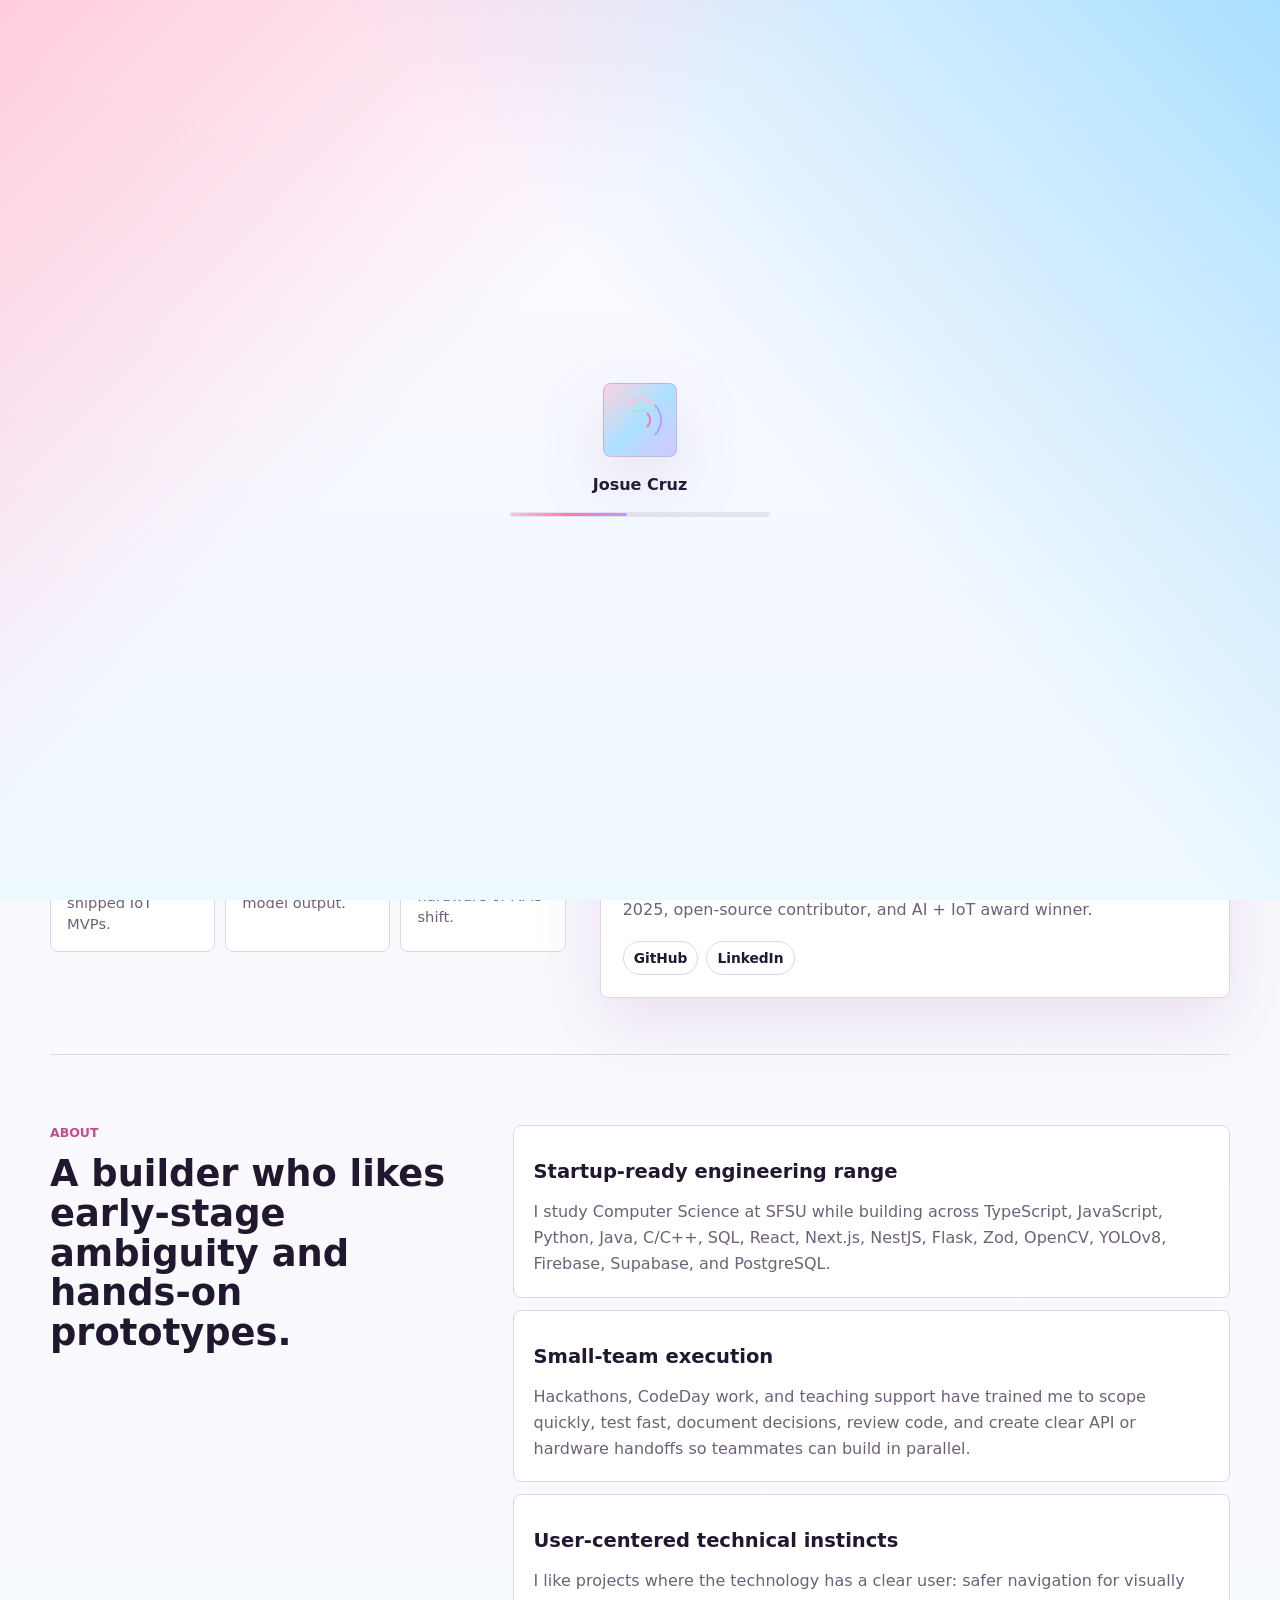
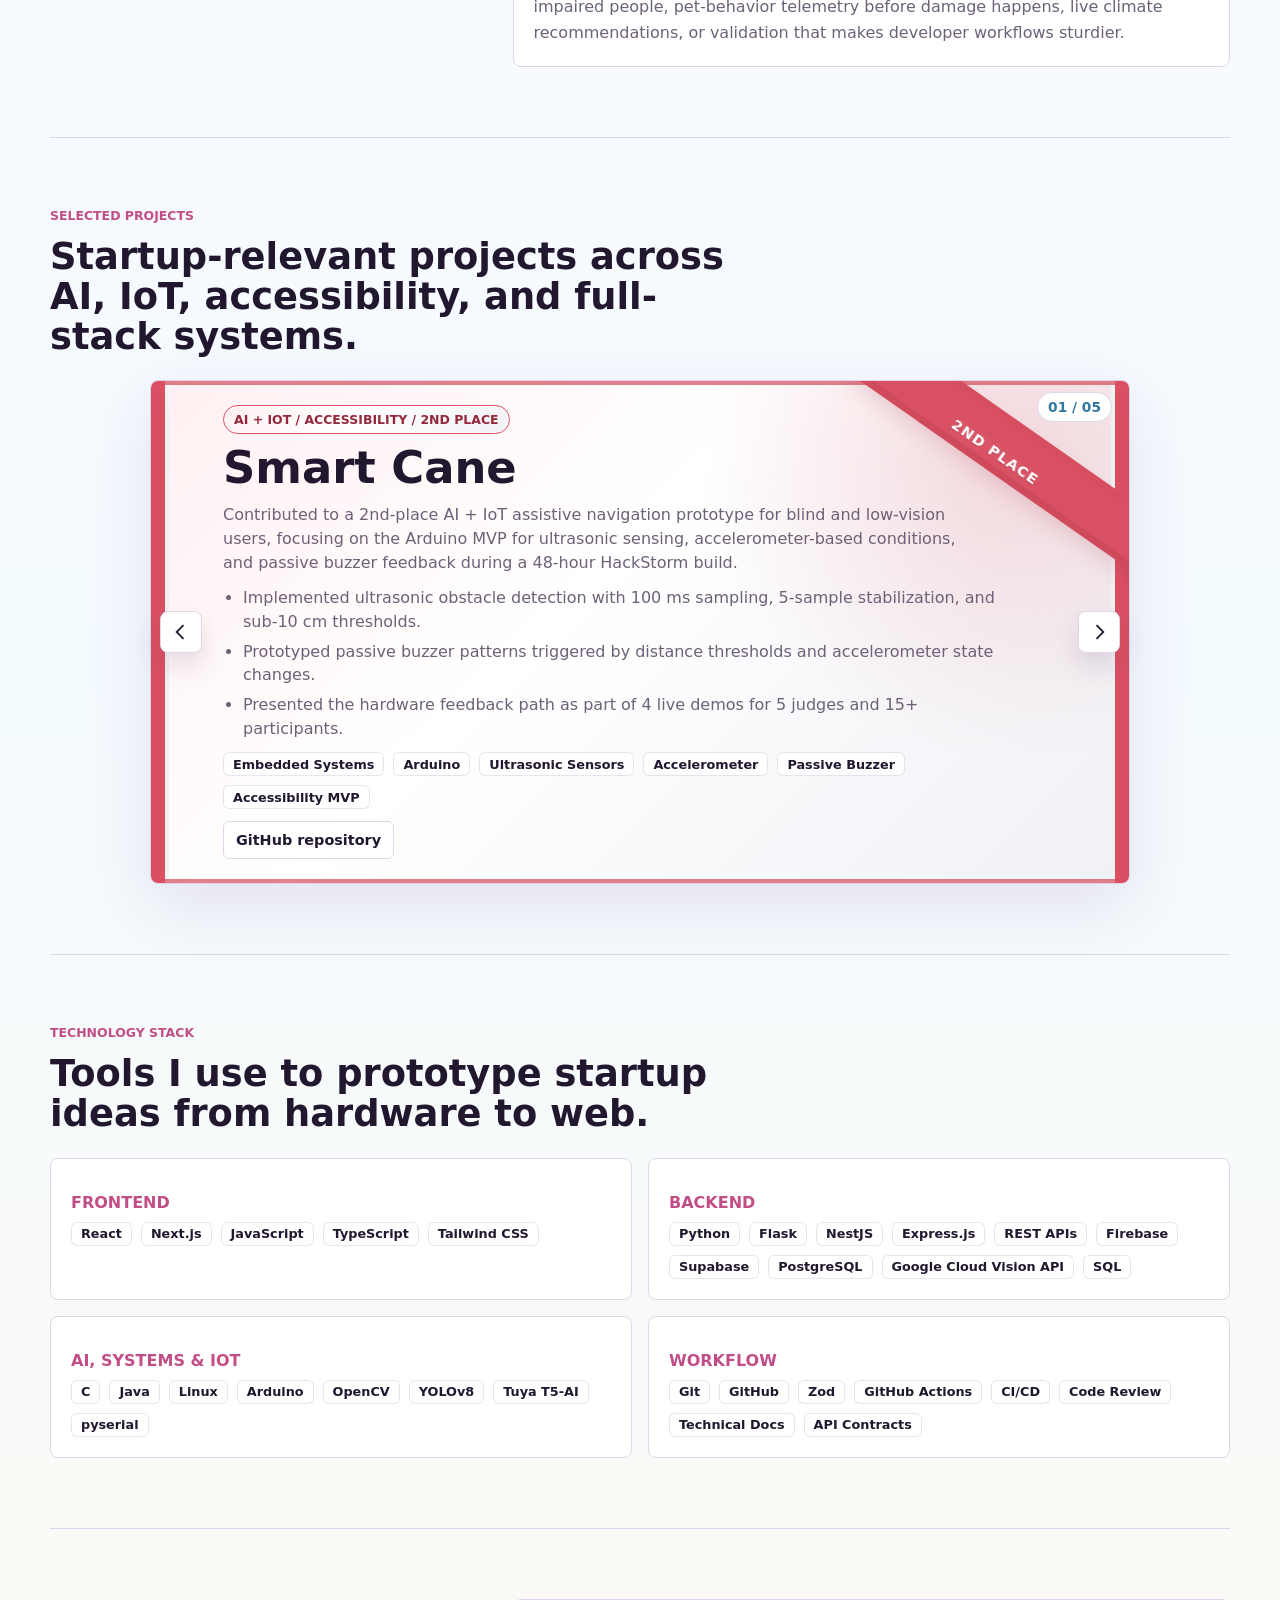
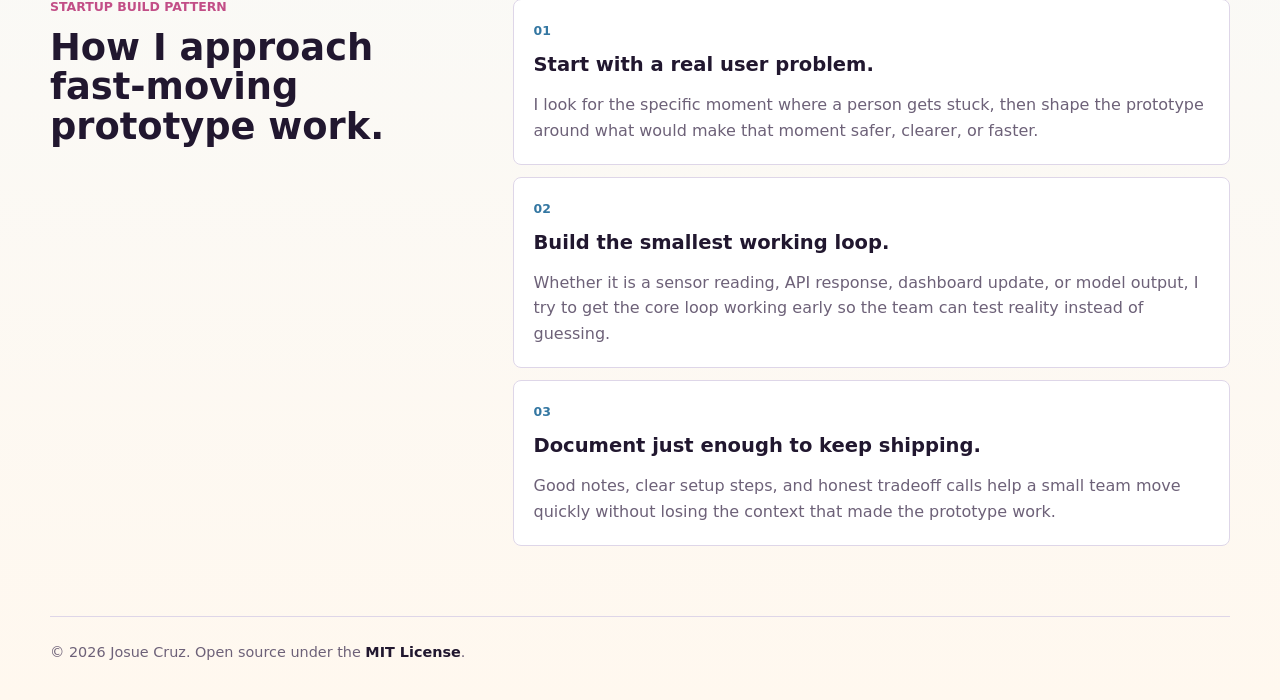
<file: index.html>
<!doctype html>
<html lang="en">
  <head>
    <meta charset="utf-8">
    <meta name="viewport" content="width=device-width, initial-scale=1, viewport-fit=cover">
    <meta
      name="description"
      content="Portfolio for Josue Cruz, a Computer Science student shipping production TypeScript contributions, AI accessibility hardware, and cloud-connected IoT dashboards."
    >
    <meta name="author" content="Josue Cruz">
    <meta name="referrer" content="strict-origin-when-cross-origin">
    <meta
      http-equiv="Content-Security-Policy"
      content="default-src 'self'; script-src 'self'; style-src 'self'; img-src 'self' data:; connect-src 'none'; object-src 'none'; base-uri 'self'; form-action 'none'; upgrade-insecure-requests"
    >
    <title>Josue Cruz | Tech Builder</title>
    <link rel="canonical" href="https://josue-crz.github.io/josue-portfoliotpm/">
    <link id="favicon" rel="icon" type="image/gif" href="assets/turtlefavicon-frames/turtlefavicon-00.gif">
    <link rel="stylesheet" href="styles.css">
  </head>
  <body>
    <div class="loader" data-loader aria-live="polite" aria-label="Loading portfolio">
      <div class="loader__mark" aria-hidden="true">
        <span></span>
        <span></span>
      </div>
      <p>Josue Cruz</p>
      <div class="loader__bar" aria-hidden="true"><span></span></div>
    </div>

    <div class="site-shell">
      <header class="site-header" aria-label="Primary">
        <a class="brand" href="#home" data-tab-link="home" aria-label="Josue Cruz home">
          <span class="brand__sig">JC</span>
          <span>
            <strong>Josue Cruz</strong>
            <small>Startup Builder</small>
          </span>
        </a>

        <nav class="tabs" aria-label="Portfolio tabs" role="tablist">
          <button
            class="tab is-active"
            id="tab-home"
            type="button"
            data-tab="home"
            role="tab"
            aria-controls="home"
            aria-selected="true"
          >
            Home
          </button>
          <button
            class="tab"
            id="tab-blogs"
            type="button"
            data-tab="blogs"
            role="tab"
            aria-controls="blogs"
            aria-selected="false"
          >
            Blogs
          </button>
          <button
            class="tab"
            id="tab-resume"
            type="button"
            data-tab="resume"
            role="tab"
            aria-controls="resume"
            aria-selected="false"
          >
            Resume
          </button>
          <button
            class="tab"
            id="tab-contact"
            type="button"
            data-tab="contact"
            role="tab"
            aria-controls="contact"
            aria-selected="false"
          >
            Contact
          </button>
        </nav>

        <div class="header-actions" aria-label="Social and game links">
          <a
            href="https://www.linkedin.com/in/j-crz/"
            target="_blank"
            rel="noopener noreferrer"
            aria-label="LinkedIn"
          >
            <svg viewBox="0 0 24 24" aria-hidden="true">
              <path d="M6.94 8.98H3.72v10.29h3.22V8.98ZM5.34 4a1.86 1.86 0 1 0 .01 3.72A1.86 1.86 0 0 0 5.34 4Zm13.9 9.58c0-3.1-1.66-4.54-3.87-4.54a3.33 3.33 0 0 0-3 1.64h-.04v-1.7H9.25v10.29h3.2v-5.1c0-1.34.25-2.64 1.91-2.64 1.64 0 1.66 1.53 1.66 2.73v5.01h3.21v-5.69Z"/>
            </svg>
          </a>
          <a href="https://github.com/Josue-Crz" target="_blank" rel="noopener noreferrer" aria-label="GitHub">
            <svg viewBox="0 0 24 24" aria-hidden="true">
              <path d="M12 3.5a8.8 8.8 0 0 0-2.78 17.15c.44.08.6-.19.6-.42v-1.5c-2.45.53-2.97-1.05-2.97-1.05-.4-1.02-.98-1.3-.98-1.3-.8-.55.06-.54.06-.54.89.06 1.36.91 1.36.91.79 1.35 2.07.96 2.57.74.08-.57.31-.96.56-1.18-1.96-.22-4.02-.98-4.02-4.36 0-.96.34-1.75.9-2.37-.09-.22-.39-1.12.09-2.34 0 0 .74-.24 2.42.9a8.35 8.35 0 0 1 4.4 0c1.68-1.14 2.42-.9 2.42-.9.48 1.22.18 2.12.09 2.34.56.62.9 1.4.9 2.37 0 3.39-2.06 4.13-4.03 4.35.32.28.6.82.6 1.65v2.28c0 .23.16.5.61.42A8.8 8.8 0 0 0 12 3.5Z"/>
            </svg>
          </a>
          <button class="game-launch" type="button" data-game-open aria-label="Open mini bird game">
            <img src="assets/Flappy_Bird_icon.png" alt="" aria-hidden="true">
          </button>
          <button class="game-launch maze-launch" type="button" data-maze-open aria-label="Open pixel maze game">
            <svg viewBox="0 0 32 32" aria-hidden="true">
              <rect class="maze-icon-bg" x="2" y="2" width="28" height="28" rx="4"/>
              <path class="maze-icon-wall" d="M6 6h20v4H10v4h12v4H10v8H6V6Zm16 12h4v8H14v-4h8v-4Z"/>
              <circle class="maze-icon-player" cx="10" cy="22" r="3.2"/>
              <circle class="maze-icon-dot" cx="22" cy="10" r="1.5"/>
              <circle class="maze-icon-dot" cx="22" cy="14" r="1.5"/>
            </svg>
          </button>
        </div>
      </header>

      <main>
        <section class="tab-panel is-active" id="home" data-panel="home" role="tabpanel" aria-labelledby="tab-home" tabindex="-1">
          <div class="hero-section">
            <div class="hero-copy">
              <p class="eyebrow">CS @ SFSU / Outreach Chair @ SF Hacks</p>
              <h1>Turning real user problems into shipped products.</h1>
              <p class="hero-copy__lead">
                I don't wait for internships to build production experience. I'm Josue Cruz, a Computer Science student
                at San Francisco State University who has shipped embedded prototypes, full-stack IoT applications, and
                production TypeScript contributions while looking for the next hard problem to solve.
              </p>
              <div class="hero-actions">
                <a class="btn btn--primary" href="#resume" data-tab-link="resume">View Resume</a>
                <a class="btn btn--ghost" href="https://www.canva.com/design/DAHLxXQjh7A/BAFwDE9PKf4/view" target="_blank" rel="noopener noreferrer">
                  View Resume on External Site
                </a>
                <a class="btn btn--ghost" href="#contact" data-tab-link="contact">Contact Me</a>
              </div>
              <dl class="signal-grid" aria-label="Portfolio highlights">
                <div>
                  <dt>Proof</dt>
                  <dd>2nd Place HackStorm AI + IoT, 10+ Keyshade commits, 15 reusable Zod schemas, and shipped IoT MVPs.</dd>
                </div>
                <div>
                  <dt>Strength</dt>
                  <dd>Fast prototype loops across sensor input, API response, dashboard update, validation rule, or model output.</dd>
                </div>
                <div>
                  <dt>Coworker Signal</dt>
                  <dd>I document handoffs, clarify shared contracts, and keep teammates unblocked when hardware or APIs shift.</dd>
                </div>
              </dl>
            </div>

            <aside class="profile-card" aria-label="Josue Cruz profile summary">
              <div class="profile-photo-frame">
                <img src="assets/Josue_Cruz_Headshot.png" alt="Professional headshot of Josue Cruz.">
              </div>
              <div class="profile-card__body">
                <p class="profile-kicker">San Francisco, CA</p>
                <h2>Josue Cruz</h2>
                <p>He/Him</p>
                <p>Computer Science student, expected May 2028. Dean's Honor List 2024-2025, open-source contributor, and AI + IoT award winner.</p>
                <div class="profile-links">
                  <a href="https://github.com/Josue-Crz" target="_blank" rel="noopener noreferrer">GitHub</a>
                  <a href="https://www.linkedin.com/in/j-crz/" target="_blank" rel="noopener noreferrer">LinkedIn</a>
                </div>
              </div>
            </aside>
          </div>

          <section class="section-band section-band--split" aria-labelledby="about-title">
            <div>
              <p class="eyebrow">About</p>
              <h2 id="about-title">A builder who likes early-stage ambiguity and hands-on prototypes.</h2>
            </div>
            <div class="about-grid">
              <article>
                <h3>Startup-ready engineering range</h3>
                <p>
                  I study Computer Science at SFSU while building across TypeScript, JavaScript, Python, Java, C/C++,
                  SQL, React, Next.js, NestJS, Flask, Zod, OpenCV, YOLOv8, Firebase, Supabase, and PostgreSQL.
                </p>
              </article>
              <article>
                <h3>Small-team execution</h3>
                <p>
                  Hackathons, CodeDay work, and teaching support have trained me to scope quickly, test fast, document
                  decisions, review code, and create clear API or hardware handoffs so teammates can build in parallel.
                </p>
              </article>
              <article>
                <h3>User-centered technical instincts</h3>
                <p>
                  I like projects where the technology has a clear user: safer navigation for visually impaired people,
                  pet-behavior telemetry before damage happens, live climate recommendations, or validation that makes
                  developer workflows sturdier.
                </p>
              </article>
            </div>
          </section>

          <section class="section-band section-band--project" aria-labelledby="project-title">
            <div class="section-heading">
              <div>
                <p class="eyebrow">Selected Projects</p>
                <h2 id="project-title">Startup-relevant projects across AI, IoT, accessibility, and full-stack systems.</h2>
              </div>
            </div>
            <div class="project-wheel" data-project-wheel aria-label="Selected project carousel">
              <div class="project-wheel__controls" aria-label="Project navigation">
                <button class="project-wheel__button" type="button" data-project-prev aria-label="Previous project">
                  <svg viewBox="0 0 24 24" aria-hidden="true">
                    <path d="M15.4 5.3 8.7 12l6.7 6.7-1.4 1.4L5.9 12 14 3.9l1.4 1.4Z"/>
                  </svg>
                </button>
                <p class="project-wheel__counter" aria-live="polite">
                  <span data-project-current>01</span>
                  <span>/</span>
                  <span data-project-total>05</span>
                </p>
                <button class="project-wheel__button" type="button" data-project-next aria-label="Next project">
                  <svg viewBox="0 0 24 24" aria-hidden="true">
                    <path d="m8.6 18.7 6.7-6.7-6.7-6.7L10 3.9l8.1 8.1-8.1 8.1-1.4-1.4Z"/>
                  </svg>
                </button>
              </div>

              <div class="project-wheel__viewport" data-project-viewport tabindex="0">
                <div class="project-wheel__track" data-project-track>
                  <article class="project-card project-card--place-2" data-project-card>
                    <span class="project-card__tag project-card__tag--place-2">AI + IoT / Accessibility / 2nd Place</span>
                    <h3>Smart Cane</h3>
                    <p>
                      Contributed to a 2nd-place AI + IoT assistive navigation prototype for blind and low-vision users,
                      focusing on the Arduino MVP for ultrasonic sensing, accelerometer-based conditions, and passive
                      buzzer feedback during a 48-hour HackStorm build.
                    </p>
                    <ul>
                      <li>Implemented ultrasonic obstacle detection with 100 ms sampling, 5-sample stabilization, and sub-10 cm thresholds.</li>
                      <li>Prototyped passive buzzer patterns triggered by distance thresholds and accelerometer state changes.</li>
                      <li>Presented the hardware feedback path as part of 4 live demos for 5 judges and 15+ participants.</li>
                    </ul>
                    <div class="badge-list" aria-label="Smart Cane technologies">
                      <span>Embedded Systems</span>
                      <span>Arduino</span>
                      <span>Ultrasonic Sensors</span>
                      <span>Accelerometer</span>
                      <span>Passive Buzzer</span>
                      <span>Accessibility MVP</span>
                    </div>
                    <p class="project-card__links">
                      <a href="https://github.com/nergisRahimzade/HackStorm-2.0" target="_blank" rel="noopener noreferrer">GitHub repository</a>
                    </p>
                  </article>

                  <article class="project-card" data-project-card>
                    <span class="project-card__tag">AI / Full Stack / Startup App</span>
                    <h3>CouchMunch</h3>
                    <p>
                      Built an AI-powered food discovery platform that turns cravings into restaurant and meal
                      recommendations, reducing decision fatigue with natural-language interpretation and local dining
                      search.
                    </p>
                    <ul>
                      <li>Developed a Next.js frontend and Express.js backend with location-aware recommendation flows.</li>
                      <li>Integrated Yelp Fusion data and multiple ranking modes, including Best Match, Cheapest, and Munch Mode.</li>
                      <li>Designed resilient fallback behavior so demos still work when external services are unavailable.</li>
                    </ul>
                    <div class="badge-list" aria-label="CouchMunch technologies">
                      <span>Next.js</span>
                      <span>React</span>
                      <span>Node.js</span>
                      <span>Express.js</span>
                      <span>OpenAI API</span>
                      <span>Yelp Fusion API</span>
                      <span>Geolocation</span>
                    </div>
                    <p class="project-card__links">
                      <a href="https://couchmunch.me/" target="_blank" rel="noopener noreferrer">Live site</a>
                      <a href="https://github.com/Josue-Crz/CouchMunch" target="_blank" rel="noopener noreferrer">GitHub repository</a>
                    </p>
                  </article>

                  <article class="project-card" data-project-card>
                    <span class="project-card__tag">Cloud / Hackathon / Pet Tech</span>
                    <h3>Dogs2Home</h3>
                    <p>
                      Built a solo full-stack IoT MVP in under 24 hours that watches a room, runs Google Cloud Vision
                      against webcam frames, and syncs pet-behavior telemetry to Firebase.
                    </p>
                    <ul>
                      <li>Processed webcam frames every 5 seconds and pushed detection labels to Firebase Realtime DB.</li>
                      <li>Built Flask routes for live MJPEG streaming, Cloud Vision labels, and timestamped dashboard updates.</li>
                      <li>Added exception handling, demo documentation, and cloud credentials setup for live judging.</li>
                    </ul>
                    <div class="badge-list" aria-label="Dogs2Home technologies">
                      <span>Python</span>
                      <span>Flask</span>
                      <span>Firebase</span>
                      <span>Google Cloud Vision</span>
                      <span>OpenCV</span>
                      <span>HTML</span>
                      <span>CSS</span>
                    </div>
                    <p class="project-card__links">
                      <a href="https://github.com/Josue-Crz/Dogs2Home" target="_blank" rel="noopener noreferrer">GitHub repository</a>
                    </p>
                  </article>

                  <article class="project-card" data-project-card>
                    <span class="project-card__tag">IoT / Telemetry / Climate Data</span>
                    <h3>GreenSense</h3>
                    <p>
                      Led backend and hardware architecture for a 4-person IoT team building live temperature and
                      humidity monitoring with a Green Score and energy-saving recommendations.
                    </p>
                    <ul>
                      <li>Generated up to 1,200 sensor reading pairs per hour from Arduino/DHT11 hardware.</li>
                      <li>Built Flask JSON APIs powering live dashboard cards, recommendations, timestamps, and sensor updates.</li>
                      <li>Coordinated hardware-backend-dashboard contracts around 5-second telemetry refreshes.</li>
                    </ul>
                    <div class="badge-list" aria-label="GreenSense technologies">
                      <span>IoT</span>
                      <span>Python</span>
                      <span>Flask</span>
                      <span>Sensor Integration</span>
                      <span>DHT11</span>
                      <span>Arduino</span>
                      <span>pyserial</span>
                    </div>
                    <p class="project-card__links">
                      <a href="https://github.com/Josue-Crz/SFHacks-2026-Project" target="_blank" rel="noopener noreferrer">GitHub repository</a>
                    </p>
                  </article>

                  <article class="project-card" data-project-card>
                    <span class="project-card__tag">Open Source / TypeScript / Validation</span>
                    <h3>Keyshade.io Shared Validation</h3>
                    <p>
                      Contributed to Keyshade.io, a production open-source secrets and configuration platform, by
                      centralizing validation behavior across shared schemas and auth-related frontend flows.
                    </p>
                    <ul>
                      <li>Contributed 10+ commits improving authentication validation, reusable schemas, and user-facing errors.</li>
                      <li>Built 15 reusable Zod schemas for email, OTP, metadata, project titles, and device attributes.</li>
                      <li>Collaborated in a 4-developer codebase with 750+ GitHub stars and 260+ forks.</li>
                    </ul>
                    <div class="badge-list" aria-label="Keyshade technologies">
                      <span>TypeScript</span>
                      <span>Zod</span>
                      <span>Next.js</span>
                      <span>Nest.js</span>
                      <span>Schema Design</span>
                      <span>Git</span>
                      <span>Open Source</span>
                    </div>
                    <p class="project-card__links">
                      <a href="https://github.com/keyshade-xyz/keyshade/pull/1278" target="_blank" rel="noopener noreferrer">Team PR</a>
                      <a href="https://github.com/keyshade-xyz/keyshade/issues/929" target="_blank" rel="noopener noreferrer">Related issue</a>
                    </p>
                  </article>
                </div>
              </div>
            </div>
          </section>

          <section class="section-band" aria-labelledby="tech-title">
            <div class="section-heading">
              <div>
                <p class="eyebrow">Technology Stack</p>
                <h2 id="tech-title">Tools I use to prototype startup ideas from hardware to web.</h2>
              </div>
            </div>
            <div class="tech-stack">
              <article>
                <h3>Frontend</h3>
                <div class="badge-list" aria-label="Frontend skills">
                  <span>React</span>
                  <span>Next.js</span>
                  <span>JavaScript</span>
                  <span>TypeScript</span>
                  <span>Tailwind CSS</span>
                </div>
              </article>
              <article>
                <h3>Backend</h3>
                <div class="badge-list" aria-label="Backend skills">
                  <span>Python</span>
                  <span>Flask</span>
                  <span>NestJS</span>
                  <span>Express.js</span>
                  <span>REST APIs</span>
                  <span>Firebase</span>
                  <span>Supabase</span>
                  <span>PostgreSQL</span>
                  <span>Google Cloud Vision API</span>
                  <span>SQL</span>
                </div>
              </article>
              <article>
                <h3>AI, Systems & IoT</h3>
                <div class="badge-list" aria-label="Systems and IoT skills">
                  <span>C</span>
                  <span>Java</span>
                  <span>Linux</span>
                  <span>Arduino</span>
                  <span>OpenCV</span>
                  <span>YOLOv8</span>
                  <span>Tuya T5-AI</span>
                  <span>pyserial</span>
                </div>
              </article>
              <article>
                <h3>Workflow</h3>
                <div class="badge-list" aria-label="Workflow skills">
                  <span>Git</span>
                  <span>GitHub</span>
                  <span>Zod</span>
                  <span>GitHub Actions</span>
                  <span>CI/CD</span>
                  <span>Code Review</span>
                  <span>Technical Docs</span>
                  <span>API Contracts</span>
                </div>
              </article>
            </div>
          </section>

          <section class="section-band section-band--split" aria-labelledby="principles-title">
            <div>
              <p class="eyebrow">Startup Build Pattern</p>
              <h2 id="principles-title">How I approach fast-moving prototype work.</h2>
            </div>
            <div class="principles">
              <article>
                <span>01</span>
                <h3>Start with a real user problem.</h3>
                <p>
                  I look for the specific moment where a person gets stuck, then shape the prototype around what would
                  make that moment safer, clearer, or faster.
                </p>
              </article>
              <article>
                <span>02</span>
                <h3>Build the smallest working loop.</h3>
                <p>
                  Whether it is a sensor reading, API response, dashboard update, or model output, I try to get the core
                  loop working early so the team can test reality instead of guessing.
                </p>
              </article>
              <article>
                <span>03</span>
                <h3>Document just enough to keep shipping.</h3>
                <p>
                  Good notes, clear setup steps, and honest tradeoff calls help a small team move quickly without
                  losing the context that made the prototype work.
                </p>
              </article>
            </div>
          </section>
        </section>

        <section class="tab-panel" id="blogs" data-panel="blogs" role="tabpanel" aria-labelledby="tab-blogs" tabindex="-1" hidden>
          <div class="page-intro">
            <p class="eyebrow">Writing</p>
            <h1>Writing on code and professional growth.</h1>
            <p>
              Notes on open-source contributions, contributor communication, and the professional lessons I am building
              through real engineering work.
            </p>
          </div>
          <div class="blog-list">
            <article class="blog-card">
              <p class="blog-card__meta">Mar-Apr 2026 / Open Source Maintenance</p>
              <div class="blog-card__content">
                <h2>
                  <a href="https://github.com/openwall/john/issues/3896" target="_blank" rel="noopener noreferrer">
                    Turning a John the Ripper Good First Issue Into a Draft PR
                  </a>
                </h2>
                <p>
                  I started with openwall/john issue #3896, a maintenance issue titled "Consistently (don't) split long
                  source file lines." At first glance it looked like a formatting task. Once I read deeper, it became a
                  lesson in how small style decisions can affect portability, readability, and contributor trust inside a
                  mature C codebase.
                </p>
                <h3>What the issue was really about</h3>
                <p>
                  The issue called out a long OpenBSD-SoftRAID test vector that had been split with backslash
                  continuations. The maintainer proposed a safer approach: close the string on one line, reopen it on
                  the next, and let the compiler concatenate adjacent string constants. That avoids depending on details
                  like trailing whitespace. The second part of the issue was consistency: if one long source line is
                  split, similarly long lines across the project should be handled with the same rule.
                </p>
                <h3>How I approached the draft PR</h3>
                <p>
                  My first draft built on magnumripper's earlier PR #3908. I focused on
                  <code>src/openbsdsoftraid_variable_code.h</code>, split long test vectors into adjacent string
                  constants, and experimented with an <code>.editorconfig</code> line-length rule. I originally aimed
                  for short 80-character splits around delimiter boundaries because that felt readable to me.
                </p>
                <p>
                  The maintainer feedback helped me recalibrate. The project did not want a broad delimiter-based
                  refactor, and it did not want lines split that aggressively. The better target was closer to the
                  existing project discussion: roughly 2000 characters per line for these huge vectors, with changes
                  scoped to the original issue instead of expanding the problem.
                </p>
                <h3>Validation and takeaway</h3>
                <p>
                  I tested the OpenBSD-SoftRAID format with
                  <code>./john --test --format=openbsd-softraid</code>, and the benchmark completed successfully. The
                  bigger win was learning how to turn maintainer feedback into a better contribution: read the history,
                  stay inside the issue's scope, preserve behavior, and ask clarifying questions early when style and
                  maintainability are part of the bug.
                </p>
                <ul>
                  <li>Issue: long C/header source lines needed consistent treatment.</li>
                  <li>Draft PR: split OpenBSD-SoftRAID test vectors using adjacent string literals.</li>
                  <li>Lesson: in a mature C project, "just formatting" still needs technical discipline.</li>
                </ul>
                <p class="blog-card__links">
                  <a href="https://github.com/openwall/john/issues/3896" target="_blank" rel="noopener noreferrer">
                    Issue #3896
                  </a>
                  <a href="https://github.com/openwall/john/pull/5967" target="_blank" rel="noopener noreferrer">
                    Draft PR #5967
                  </a>
                </p>
              </div>
            </article>
            <article class="blog-card">
              <p class="blog-card__meta">Feb 2026 / Full Stack</p>
              <div class="blog-card__content">
                <h2>
                  <a href="https://github.com/Josue-Crz/keyshade-team-F-fork/pull/8" target="_blank" rel="noopener noreferrer">
                    Improving Keyshade.io Through Shared Zod Validation
                  </a>
                </h2>
                <p>
                  Keyshade.io is an open-source secrets and configuration management platform. My CodeDay work focused
                  on making auth and product text validation more consistent across shared TypeScript schemas and
                  platform UI flows.
                </p>
                <h3>The consistency problem</h3>
                <p>
                  The work focused on how user input moved from UI components into shared request payloads. Email,
                  OTP, device details, project names, titles, and metadata all needed predictable validation behavior
                  before data moved deeper into auth and product workflows.
                </p>
                <h3>Where I investigated</h3>
                <p>
                  I focused on the platform side first and looked for component entry points where user-provided text
                  moved into request helpers. That led to account and OTP flows, email helpers, device-detail schemas,
                  and shared validation primitives in the <code>@keyshade/schema</code> package.
                </p>
                <h3>The schema-driven solution</h3>
                <p>
                  The branch introduced centralized Zod schemas, including email, OTP, encrypted device data, IP
                  address, metadata, title, and alphanumeric variants. Instead of writing one-off checks inside every
                  component, the validation rules lived in the shared schema package and could be reused by auth,
                  platform, and project request shapes.
                </p>
                <p>
                  On the frontend, OTP and email flows used schema parsing before sending requests, disabling invalid
                  submissions and surfacing clearer feedback. The larger product idea was consistency: shared
                  validation improves feedback and keeps request shapes aligned across the app.
                </p>
                <h3>Collaboration and coordination</h3>
                <p>
                  The work also had a collaboration layer. A maintainer pointed out overlap with Keyshade issue #929,
                  which described unicode values being accepted and then stripped into broken slugs. We clarified how
                  our work related to the existing thread, asked where helper logic should live, and kept changes
                  reviewable through focused commits and technical notes.
                </p>
                <ul>
                  <li>Issue: auth and product input needed stricter, reusable validation.</li>
                  <li>Solution: shared Zod schemas with safe parsing before data moved deeper into the app.</li>
                  <li>Lesson: validation work is also coordination work when multiple contributors touch shared contracts.</li>
                </ul>
                <p class="blog-card__links">
                  <a href="https://github.com/keyshade-xyz/keyshade/pull/1278" target="_blank" rel="noopener noreferrer">
                    Team PR #1278
                  </a>
                  <a href="https://github.com/keyshade-xyz/keyshade/issues/929" target="_blank" rel="noopener noreferrer">
                    Related Issue #929
                  </a>
                </p>
              </div>
            </article>
          </div>
        </section>

        <section class="tab-panel" id="resume" data-panel="resume" role="tabpanel" aria-labelledby="tab-resume" tabindex="-1" hidden>
          <div class="page-intro">
            <p class="eyebrow">Resume</p>
            <h1>Resume at a glance.</h1>
            <p>
              Computer Science student at SFSU with production TypeScript contributions, full-stack IoT applications,
              embedded prototypes, teaching support, and hackathon leadership experience.
            </p>
          </div>
          <div class="resume-actions resume-actions--top">
            <a class="btn btn--primary" href="#contact" data-tab-link="contact">Contact Me</a>
            <a class="btn btn--ghost" href="https://www.linkedin.com/in/j-crz/" target="_blank" rel="noopener noreferrer">
              LinkedIn Profile
            </a>
            <a class="btn btn--ghost" href="https://www.canva.com/design/DAHLxXQjh7A/BAFwDE9PKf4/view" target="_blank" rel="noopener noreferrer">
              View Resume on External Site
            </a>
          </div>
          <div class="resume-layout">
            <section class="resume-panel" aria-labelledby="education-title">
              <h2 id="education-title">Education</h2>
              <div class="resume-item">
                <h3>San Francisco State University</h3>
                <p>B.S. Computer Science, expected May 2028</p>
                <p>GPA: 3.6</p>
                <p>Dean's Honor List, 2024-2025</p>
              </div>
              <p class="resume-note">
                Coursework: Data Structures & Algorithms, Object-Oriented Programming, Computer Architecture,
                Assembly Language, Linear Algebra.
              </p>
            </section>

            <section class="resume-panel" aria-labelledby="skills-title">
              <h2 id="skills-title">Core Skills</h2>
              <div class="skill-cloud" aria-label="Skills list">
                <span>Rapid Prototyping</span>
                <span>TypeScript</span>
                <span>Zod</span>
                <span>Python</span>
                <span>JavaScript</span>
                <span>Java</span>
                <span>C/C++</span>
                <span>SQL</span>
                <span>Flask</span>
                <span>Firebase</span>
                <span>Google Cloud Vision API</span>
                <span>Supabase/PostgreSQL</span>
                <span>Next.js</span>
                <span>Nest.js</span>
                <span>Express.js</span>
                <span>Linux</span>
                <span>Git/GitHub</span>
                <span>GitHub Actions</span>
                <span>CI/CD</span>
                <span>REST APIs</span>
                <span>Arduino</span>
                <span>Tuya T5-AI</span>
                <span>pyserial</span>
                <span>OpenCV</span>
                <span>YOLOv8</span>
              </div>
            </section>

            <section class="resume-panel" aria-labelledby="experience-title">
              <h2 id="experience-title">Experience & Leadership</h2>
              <div class="timeline">
                <article>
                  <span>Mar 2026 - Present</span>
                  <h3>Outreach Chair / SF Hacks</h3>
                  <p>
                    Support sponsor and partnership outreach for a student hackathon projected to serve 400+
                    participants, coordinating partner tracking, sponsor deliverables, and internal handoffs.
                  </p>
                </article>
                <article>
                  <span>Jan 2026 - Present</span>
                  <h3>Open Source Contributor / Micro-Internship, Keyshade.io & CodeDay</h3>
                  <p>
                    Contributed 10+ commits to a production TypeScript monorepo, improving authentication validation,
                    reusable schemas, and user-facing error handling.
                  </p>
                  <p>Built 15 reusable Zod schemas and collaborated in a 4-developer codebase with 750+ stars and 260+ forks.</p>
                </article>
                <article>
                  <span>Aug 2025 - Feb 2026</span>
                  <h3>Quality Assurance Volunteer Tester / Madhouse Productions</h3>
                  <p>
                    Submitted 11 accepted bug reports across 2 pre-release updates, documenting reproduction steps,
                    severity, expected and actual behavior, screenshots, recordings, and retest results.
                  </p>
                </article>
                <article>
                  <span>Aug 2025 - Dec 2025</span>
                  <h3>Teaching Assistant / City College of San Francisco</h3>
                  <p>
                    Supported 120+ students in Java and introductory computing through tutoring, debugging help,
                    assignment review, and code guidance.
                  </p>
                  <p>Reviewed 70+ assignments and helped students improve Java fundamentals and object-oriented problem-solving.</p>
                </article>
                <article>
                  <span>Sep 2022 - Sep 2023</span>
                  <h3>Barista / Starbucks</h3>
                  <p>
                    Trained 2 new partners and supported high-volume rush shifts through task prioritization, teamwork,
                    customer communication, and calm issue resolution.
                  </p>
                </article>
              </div>
            </section>

            <section class="resume-panel" aria-labelledby="certs-title">
              <h2 id="certs-title">Awards, Certifications & Involvement</h2>
              <div class="resume-item">
                <h3>SQL and Relational Databases 101</h3>
                <p>IBM, issued Jun 2026. Credential ID: 76cded70500c4159b05d3724fc0cec7b.</p>
              </div>
              <div class="resume-item">
                <h3>2nd Place - AI + IoT Track</h3>
                <p>HackStorm 2.0, awarded May 2026 for Smart Cane.</p>
              </div>
              <div class="resume-item">
                <h3>Machine Learning Workshop</h3>
                <p>San Francisco State University, issued May 2026.</p>
                <p>Covered federated learning, Flower Framework + Python, and privacy and ethics in ML applications.</p>
              </div>
              <div class="resume-item">
                <h3>Prompt Engineering: Shaping Better AI Responses</h3>
                <p>IBM, issued May 2026.</p>
              </div>
              <div class="resume-item">
                <h3>Get the most out of Jira</h3>
                <p>Atlassian, issued May 2026.</p>
              </div>
              <div class="resume-item">
                <h3>Data Literacy</h3>
                <p>IBM, issued May 2026.</p>
                <p>
                  <a href="https://www.credly.com/badges/52b942b4-b51f-40ae-8ef1-9477423467c0/linked_in_profile" target="_blank" rel="noopener noreferrer">
                    View IBM badge
                  </a>
                </p>
              </div>
              <div class="resume-item">
                <h3>Volunteering</h3>
                <p>Student Volunteer, The City Eats Inc., Feb 2026 - Present.</p>
              </div>
              <div class="resume-item">
                <h3>The Bits and Bytes of Computer Networking</h3>
                <p>Google, issued Sep 2023. Credential ID: FN6XXG5SN9TS.</p>
              </div>
              <div class="resume-item">
                <h3>Technical Support Fundamentals</h3>
                <p>Google, issued Aug 2023. Credential ID: 4T3ZP5EZSXMD.</p>
              </div>
            </section>
          </div>
        </section>

        <section class="tab-panel" id="contact" data-panel="contact" role="tabpanel" aria-labelledby="tab-contact" tabindex="-1" hidden>
          <div class="page-intro">
            <p class="eyebrow">Contact</p>
            <h1>Open to startup internships.</h1>
            <p>
              I am looking for internships with startup teams building practical software, AI, IoT, accessibility, or
              developer-tool products.
            </p>
          </div>
          <div class="contact-layout">
            <section class="contact-card" aria-labelledby="contact-options-title">
              <h2 id="contact-options-title">Preferred Contact</h2>
              <p>
                Email is the best way to reach me for startup internships, software roles, open-source work, or
                hackathon community partnerships.
              </p>
              <div class="contact-card__actions" aria-label="Direct contact options">
                <a class="btn btn--primary" href="mailto:josuecruz3830@gmail.com">Email Me Directly</a>
                <a
                  class="btn btn--ghost"
                  href="https://www.linkedin.com/in/j-crz/"
                  target="_blank"
                  rel="noopener noreferrer"
                >
                  LinkedIn
                </a>
              </div>
            </section>
            <aside class="contact-aside" aria-label="Contact links">
              <h2>Contact Info</h2>
              <a href="mailto:josuecruz3830@gmail.com">
                <span>Email preferred</span>
                josuecruz3830@gmail.com
              </a>
              <a href="https://github.com/Josue-Crz" target="_blank" rel="noopener noreferrer">github.com/Josue-Crz</a>
              <a href="https://www.linkedin.com/in/j-crz/" target="_blank" rel="noopener noreferrer">
                linkedin.com/in/j-crz
              </a>

              <div class="birthday-card" aria-label="Birthday countdown">
                <span>Next birthday</span>
                <strong>November 3</strong>
                <p data-birthday-countdown>Calculating countdown...</p>
              </div>
            </aside>
          </div>
        </section>
      </main>

      <footer class="site-footer" aria-label="Site license and repository">
        <p>
          &copy; 2026 Josue Cruz. Open source under the
          <a href="LICENSE">MIT License</a>.
        </p>
      </footer>
    </div>

    <div class="game-modal" data-game-modal hidden>
      <div class="game-window" role="dialog" aria-modal="true" aria-labelledby="game-title">
        <div class="game-header">
          <div>
            <p class="eyebrow">Mini Game</p>
            <h2 id="game-title">Tiny Flap</h2>
          </div>
          <div class="game-scoreboard" aria-live="polite">
            <span>Score</span>
            <strong data-game-score>0</strong>
          </div>
          <button class="game-icon-button" type="button" data-game-close aria-label="Close mini game">
            <svg viewBox="0 0 24 24" aria-hidden="true">
              <path d="m6.4 5.3 5.6 5.6 5.6-5.6 1.1 1.1-5.6 5.6 5.6 5.6-1.1 1.1-5.6-5.6-5.6 5.6-1.1-1.1 5.6-5.6-5.6-5.6 1.1-1.1Z"/>
            </svg>
          </button>
        </div>
        <canvas
          class="game-canvas"
          data-game-canvas
          width="420"
          height="620"
          aria-label="Tiny Flap canvas game"
        ></canvas>
        <div class="game-controls">
          <button class="btn btn--primary" type="button" data-game-start>Start</button>
          <button class="btn btn--ghost" type="button" data-game-restart>Restart</button>
          <button class="btn btn--ghost" type="button" data-game-sound aria-pressed="true">Sound On</button>
        </div>
      </div>
    </div>

    <div class="game-modal" data-maze-modal hidden>
      <div class="game-window game-window--maze" role="dialog" aria-modal="true" aria-labelledby="maze-title">
        <div class="game-header">
          <div>
            <p class="eyebrow">Mini Game</p>
            <h2 id="maze-title">Pixel Maze</h2>
          </div>
          <div class="game-scoreboard" aria-live="polite">
            <span>Score</span>
            <strong data-maze-score>0</strong>
          </div>
          <div class="game-scoreboard" aria-live="polite">
            <span>Lives</span>
            <strong data-maze-lives>3</strong>
          </div>
          <button class="game-icon-button" type="button" data-maze-close aria-label="Close pixel maze game">
            <svg viewBox="0 0 24 24" aria-hidden="true">
              <path d="m6.4 5.3 5.6 5.6 5.6-5.6 1.1 1.1-5.6 5.6 5.6 5.6-1.1 1.1-5.6-5.6-5.6 5.6-1.1-1.1 5.6-5.6-5.6-5.6 1.1-1.1Z"/>
            </svg>
          </button>
        </div>
        <canvas
          class="maze-canvas"
          data-maze-canvas
          width="420"
          height="420"
          aria-label="Pixel Maze canvas game"
        ></canvas>
        <div class="game-controls">
          <button class="btn btn--primary" type="button" data-maze-start>Start</button>
          <button class="btn btn--ghost" type="button" data-maze-restart>Restart</button>
          <button class="btn btn--ghost" type="button" data-maze-sound aria-pressed="true">Sound On</button>
        </div>
        <div class="maze-pad" aria-label="Pixel Maze direction controls">
          <button type="button" data-maze-dir="up" aria-label="Move up">U</button>
          <button type="button" data-maze-dir="left" aria-label="Move left">L</button>
          <button type="button" data-maze-dir="down" aria-label="Move down">D</button>
          <button type="button" data-maze-dir="right" aria-label="Move right">R</button>
        </div>
      </div>
    </div>

    <script src="script.js"></script>
  </body>
</html>
</file>
<file: styles.css>
:root {
  --ink: #fff7fb;
  --ink-2: #eef8ff;
  --surface: #ffffff;
  --surface-strong: #ffffff;
  --line: #ded6e8;
  --text: #21172f;
  --muted: #6d6178;
  --peach: #ffc1d6;
  --coral: #ff78ad;
  --violet: #b99cff;
  --blue: #8fd8ff;
  --mint: #93efd2;
  --berry: #c24e87;
  --sky-ink: #3477a2;
  --shadow: 0 24px 70px rgba(152, 113, 178, 0.18);
  --safe-top: env(safe-area-inset-top, 0px);
  --safe-right: env(safe-area-inset-right, 0px);
  --safe-bottom: env(safe-area-inset-bottom, 0px);
  --safe-left: env(safe-area-inset-left, 0px);
  --phone-cutout-buffer: 0px;
  --header-safe-top: max(var(--safe-top), var(--phone-cutout-buffer));
  --header-offset: calc(14px + var(--header-safe-top));
}

* {
  box-sizing: border-box;
}

html {
  min-height: 100%;
  scroll-behavior: smooth;
  scroll-padding-top: calc(120px + var(--header-safe-top));
  -webkit-text-size-adjust: 100%;
}

body {
  min-width: 320px;
  min-height: 100%;
  margin: 0;
  color: var(--text);
  font-family: system-ui, -apple-system, BlinkMacSystemFont, "Segoe UI", sans-serif;
  background: linear-gradient(180deg, #fff7fb 0%, #f4fbff 58%, #fff8ef 100%);
  letter-spacing: 0;
  overflow-x: hidden;
}

a {
  color: inherit;
}

button,
input,
textarea {
  font: inherit;
}

img,
svg,
canvas {
  max-width: 100%;
}

main,
section,
article,
p,
h1,
h2,
h3,
li,
dd,
a {
  overflow-wrap: anywhere;
}

input,
textarea {
  font-size: 1rem;
}

a,
button {
  touch-action: manipulation;
}

.loader {
  position: fixed;
  inset: 0;
  z-index: 50;
  display: grid;
  place-items: center;
  align-content: center;
  gap: 18px;
  padding: 24px;
  padding:
    calc(24px + var(--header-safe-top))
    calc(24px + var(--safe-right))
    calc(24px + var(--safe-bottom))
    calc(24px + var(--safe-left));
  color: var(--text);
  background:
    linear-gradient(135deg, rgba(255, 193, 214, 0.82), transparent 38%),
    linear-gradient(225deg, rgba(143, 216, 255, 0.76), transparent 44%),
    linear-gradient(180deg, #fffaff 0%, #eef8ff 100%);
  transition: opacity 420ms ease, visibility 420ms ease;
}

.loader.is-hidden {
  visibility: hidden;
  opacity: 0;
}

.loader__mark {
  position: relative;
  width: 74px;
  height: 74px;
  border: 1px solid rgba(91, 70, 122, 0.18);
  border-radius: 8px;
  background: linear-gradient(135deg, rgba(255, 193, 214, 0.72), rgba(143, 216, 255, 0.72), rgba(185, 156, 255, 0.54));
  box-shadow: var(--shadow);
  overflow: hidden;
}

.loader__mark span {
  position: absolute;
  inset: 14px;
  border-radius: 50%;
  border: 2px solid transparent;
  border-top-color: var(--peach);
  border-right-color: var(--violet);
  animation: spin 900ms linear infinite;
}

.loader__mark span + span {
  inset: 25px;
  border-top-color: var(--mint);
  border-right-color: var(--coral);
  animation-direction: reverse;
}

.loader p {
  margin: 0;
  font-size: 1rem;
  font-weight: 800;
}

.loader__bar {
  width: min(260px, 76vw);
  height: 5px;
  padding: 1px;
  border-radius: 999px;
  background: rgba(91, 70, 122, 0.11);
  overflow: hidden;
}

.loader__bar span {
  display: block;
  width: 45%;
  height: 100%;
  border-radius: inherit;
  background: linear-gradient(90deg, var(--peach), var(--coral), var(--violet));
  animation: loadbar 900ms ease-in-out infinite;
}

.site-shell {
  width: min(1180px, calc(100% - 32px - var(--safe-left) - var(--safe-right)));
  min-height: 100vh;
  min-height: 100svh;
  min-height: 100dvh;
  margin: 0 auto;
  padding-top: var(--header-offset);
  padding-bottom: calc(36px + var(--safe-bottom));
  opacity: 1;
  transform: none;
}

body.is-ready .site-shell {
  opacity: 1;
  transform: none;
}

.site-header {
  position: sticky;
  top: var(--header-offset);
  z-index: 20;
  display: grid;
  grid-template-columns: minmax(0, auto) minmax(0, 1fr) auto;
  gap: 16px;
  align-items: center;
  margin: 0 0 22px;
  padding: 10px;
  border: 1px solid var(--line);
  border-radius: 8px;
  background: #ffffff;
  box-shadow: 0 12px 40px rgba(152, 113, 178, 0.18);
}

.brand {
  display: inline-flex;
  align-items: center;
  gap: 10px;
  min-width: 0;
  color: var(--text);
  text-decoration: none;
}

.brand__sig {
  display: grid;
  width: 42px;
  height: 42px;
  place-items: center;
  border-radius: 8px;
  color: #21172f;
  font-size: 0.86rem;
  font-weight: 800;
  background: linear-gradient(135deg, var(--peach), var(--blue) 52%, var(--violet));
}

.brand strong,
.brand small {
  display: block;
}

.brand strong {
  font-size: 0.95rem;
}

.brand small {
  margin-top: 2px;
  color: var(--muted);
  font-size: 0.75rem;
}

.tabs {
  display: flex;
  justify-self: center;
  max-width: 100%;
  gap: 4px;
  padding: 4px;
  border: 1px solid var(--line);
  border-radius: 8px;
  background: #ffffff;
  scrollbar-width: none;
  -webkit-overflow-scrolling: touch;
}

.tabs::-webkit-scrollbar {
  display: none;
}

.tab {
  min-width: 74px;
  min-height: 44px;
  padding: 0 14px;
  border: 0;
  border-radius: 6px;
  color: var(--muted);
  background: #ffffff;
  cursor: pointer;
  transition: color 180ms ease, background 180ms ease;
}

.tab:hover,
.tab:focus-visible {
  color: var(--text);
  background: #fff7fb;
  outline: none;
}

.tab.is-active {
  color: #21172f;
  background: linear-gradient(135deg, #ffd7e6, #d8f1ff 52%, #e5d9ff);
}

.header-actions {
  display: flex;
  justify-content: flex-end;
  gap: 8px;
  min-width: max-content;
}

.header-actions a,
.header-actions button {
  display: grid;
  width: 44px;
  height: 44px;
  place-items: center;
  padding: 0;
  border: 1px solid var(--line);
  border-radius: 8px;
  color: var(--text);
  background: #ffffff;
  cursor: pointer;
  transition: transform 180ms ease, background 180ms ease, border-color 180ms ease;
}

.header-actions a:hover,
.header-actions a:focus-visible,
.header-actions button:hover,
.header-actions button:focus-visible {
  border-color: rgba(255, 120, 173, 0.4);
  background: #ffd7e6;
  outline: none;
  transform: translateY(-2px);
}

.header-actions svg {
  width: 20px;
  height: 20px;
  fill: currentColor;
}

.game-launch img {
  display: block;
  width: 27px;
  height: 27px;
  border-radius: 5px;
  image-rendering: pixelated;
  object-fit: cover;
}

.maze-launch svg {
  display: block;
  width: 27px;
  height: 27px;
  border-radius: 5px;
}

.maze-icon-bg {
  fill: #21172f;
}

.maze-icon-wall {
  fill: #3477a2;
}

.maze-icon-player {
  fill: #ffcf52;
}

.maze-icon-dot {
  fill: #ffd7e6;
}

.tab-panel {
  animation: panelIn 360ms ease both;
}

.tab-panel:focus {
  outline: none;
}

.hero-section {
  display: grid;
  grid-template-columns: minmax(0, 0.9fr) minmax(360px, 1.1fr);
  gap: 34px;
  align-items: center;
  min-height: 560px;
  padding: 18px 0 56px;
}

.hero-copy h1,
.page-intro h1 {
  max-width: 820px;
  margin: 0;
  font-size: 4.7rem;
  line-height: 0.96;
  font-weight: 800;
}

.hero-copy h1,
.page-intro h1 {
  max-width: 760px;
  font-size: 3.15rem;
  color: var(--text);
}

.hero-copy__lead,
.page-intro p {
  max-width: 700px;
  color: var(--muted);
  font-size: 1.08rem;
  line-height: 1.7;
}

.eyebrow {
  margin: 0 0 14px;
  color: var(--berry);
  font-size: 0.78rem;
  font-weight: 800;
  text-transform: uppercase;
}

.hero-actions {
  display: flex;
  flex-wrap: wrap;
  gap: 12px;
  margin: 30px 0;
}

.btn {
  display: inline-flex;
  min-height: 44px;
  align-items: center;
  justify-content: center;
  gap: 8px;
  padding: 0 18px;
  border: 1px solid var(--line);
  border-radius: 8px;
  color: var(--text);
  font-weight: 800;
  text-decoration: none;
  cursor: pointer;
  transition: transform 180ms ease, border-color 180ms ease, background 180ms ease;
}

.btn:hover,
.btn:focus-visible {
  border-color: rgba(255, 120, 173, 0.5);
  outline: none;
  transform: translateY(-2px);
}

.btn:disabled {
  cursor: progress;
  opacity: 0.72;
  transform: none;
}

.btn--primary {
  border-color: transparent;
  color: #21172f;
  background: linear-gradient(135deg, #ffd7e6, #d8f1ff 54%, #e5d9ff);
}

.btn--ghost {
  background: #ffffff;
}

.signal-grid {
  display: grid;
  grid-template-columns: repeat(3, 1fr);
  gap: 10px;
  margin: 0;
}

.signal-grid div {
  min-height: 124px;
  padding: 16px;
  border: 1px solid var(--line);
  border-radius: 8px;
  background: var(--surface);
}

.signal-grid dt {
  margin: 0 0 8px;
  color: var(--sky-ink);
  font-size: 0.75rem;
  font-weight: 800;
  text-transform: uppercase;
}

.signal-grid dd {
  margin: 0;
  color: var(--muted);
  font-size: 0.92rem;
  line-height: 1.45;
}

.profile-card {
  position: relative;
  isolation: isolate;
  overflow: hidden;
  border: 1px solid var(--line);
  border-radius: 8px;
  background: #ffffff;
  box-shadow: var(--shadow);
}

.profile-photo-frame {
  aspect-ratio: 1 / 1;
  margin: 14px;
  overflow: hidden;
  border: 1px solid var(--line);
  border-radius: 8px;
  background: #ffffff;
}

.profile-photo-frame img {
  display: block;
  width: 100%;
  height: 100%;
  object-fit: cover;
  object-position: center 28%;
}

.profile-card__body {
  display: grid;
  gap: 10px;
  padding: 8px 22px 22px;
}

.profile-card__body h2,
.profile-card__body p {
  margin: 0;
}

.profile-card__body h2 {
  font-size: 2rem;
  line-height: 1;
}

.profile-card__body p {
  color: var(--muted);
  line-height: 1.55;
}

.profile-kicker {
  color: var(--berry) !important;
  font-size: 0.78rem;
  font-weight: 800;
  text-transform: uppercase;
}

.profile-links {
  display: flex;
  flex-wrap: wrap;
  gap: 8px;
  margin-top: 8px;
}

.profile-links a {
  padding: 8px 10px;
  border: 1px solid var(--line);
  border-radius: 999px;
  color: var(--text);
  background: #ffffff;
  font-size: 0.86rem;
  font-weight: 800;
  text-decoration: none;
}

.section-band {
  padding: 70px 0;
  border-top: 1px solid var(--line);
}

.section-heading {
  display: flex;
  align-items: end;
  justify-content: space-between;
  gap: 24px;
  margin-bottom: 24px;
}

.section-heading h2,
.section-band--split h2 {
  max-width: 680px;
  margin: 0;
  font-size: 2.3rem;
  line-height: 1.08;
}

.project-wheel {
  position: relative;
  max-width: 980px;
  margin: 0 auto;
}

.project-wheel__controls {
  position: absolute;
  inset: 0;
  z-index: 2;
  display: flex;
  align-items: center;
  justify-content: space-between;
  padding: 0 10px;
  pointer-events: none;
}

.project-wheel__button {
  display: grid;
  width: 42px;
  height: 42px;
  place-items: center;
  border: 1px solid var(--line);
  border-radius: 8px;
  color: var(--text);
  background: #ffffff;
  box-shadow: 0 12px 26px rgba(73, 43, 88, 0.14);
  cursor: pointer;
  pointer-events: auto;
  transition: transform 180ms ease, border-color 180ms ease, background 180ms ease;
}

.project-wheel__button:hover,
.project-wheel__button:focus-visible {
  border-color: #ff78ad;
  background: #ffd7e6;
  outline: none;
  transform: translateY(-2px);
}

.project-wheel__button svg {
  width: 22px;
  height: 22px;
  fill: currentColor;
}

.project-wheel__counter {
  position: absolute;
  top: 12px;
  right: 18px;
  min-width: 68px;
  margin: 0;
  padding: 6px 10px;
  border: 1px solid var(--line);
  border-radius: 999px;
  color: var(--sky-ink);
  background: #ffffff;
  font-size: 0.86rem;
  font-weight: 800;
  text-align: center;
  pointer-events: none;
}

.project-wheel__viewport {
  overflow-x: auto;
  overflow-y: hidden;
  border: 1px solid var(--line);
  border-radius: 8px;
  background: #ffffff;
  box-shadow: var(--shadow);
  scroll-snap-type: x mandatory;
  scrollbar-width: thin;
  scrollbar-color: #ffb6d1 #ffffff;
}

.project-wheel__viewport::-webkit-scrollbar {
  height: 10px;
}

.project-wheel__viewport::-webkit-scrollbar-track {
  background: #ffffff;
}

.project-wheel__viewport::-webkit-scrollbar-thumb {
  border: 3px solid #ffffff;
  border-radius: 999px;
  background: #ffb6d1;
}

.project-wheel__viewport:focus-visible {
  outline: 3px solid #8fd8ff;
  outline-offset: 4px;
}

.project-wheel__track {
  display: flex;
}

.project-card {
  position: relative;
  display: grid;
  flex: 0 0 100%;
  min-width: 100%;
  min-height: 380px;
  align-content: start;
  gap: 12px;
  padding: 24px 72px;
  background:
    linear-gradient(135deg, #fff7fb 0%, #ffffff 42%, #eef8ff 100%);
  overflow: hidden;
  scroll-snap-align: center;
}

.project-card--place-1 {
  background:
    radial-gradient(circle at 88% 14%, rgba(255, 219, 105, 0.34), transparent 28%),
    linear-gradient(135deg, #eaf7ff 0%, #ffffff 46%, #fff1bf 100%);
}

.project-card--place-2 {
  background:
    radial-gradient(circle at 88% 14%, rgba(217, 80, 98, 0.2), transparent 32%),
    linear-gradient(135deg, #fff0f2 0%, #ffffff 43%, #eff1f5 100%);
  box-shadow:
    inset 0 0 0 4px rgba(217, 80, 98, 0.72),
    inset 14px 0 0 #d95062,
    inset -14px 0 0 #d95062,
    inset 18px 0 0 #eff1f5,
    inset -18px 0 0 #eff1f5;
}

.project-card--place-2::before {
  position: absolute;
  top: 86px;
  right: -172px;
  z-index: 1;
  width: 472px;
  height: 44px;
  background: #d95062;
  box-shadow:
    0 10px 24px rgba(148, 40, 58, 0.2),
    0 0 0 7px #d95062;
  content: "";
  pointer-events: none;
  transform: rotate(35deg);
}

.project-card--place-2::after {
  position: absolute;
  top: 64px;
  right: 16px;
  z-index: 2;
  width: 236px;
  color: #ffffff;
  content: "2ND PLACE";
  font-size: 0.92rem;
  font-weight: 900;
  letter-spacing: 0.075em;
  line-height: 1;
  pointer-events: none;
  text-align: center;
  text-shadow:
    0 1px 2px rgba(148, 40, 58, 0.42),
    0 0 10px rgba(255, 255, 255, 0.18);
  transform: rotate(35deg);
}

.project-card--place-2 > * {
  position: relative;
  z-index: 3;
}

.project-card--place-3 {
  background:
    radial-gradient(circle at 88% 14%, rgba(217, 166, 109, 0.2), transparent 30%),
    linear-gradient(135deg, #ffffff 0%, #fff9ee 48%, #f2dfc9 100%);
}

.project-card__tag {
  display: inline-flex;
  width: fit-content;
  align-items: center;
  padding: 6px 10px;
  border: 1px solid #b9ddf2;
  border-radius: 999px;
  color: var(--sky-ink);
  background: #eef8ff;
  font-size: 0.78rem;
  font-weight: 800;
  text-transform: uppercase;
}

.project-card__tag--place-1 {
  border-color: #3477a2;
  color: #1f5f92;
  background: linear-gradient(135deg, #eaf7ff 0%, #ffffff 50%, #fff1bf 100%);
}

.project-card__tag--place-2 {
  border-color: #d95062;
  color: #94283a;
  background: linear-gradient(135deg, #fff0f2 0%, #ffffff 48%, #eff1f5 100%);
  box-shadow: inset 0 0 0 1px rgba(255, 255, 255, 0.72);
}

.project-card__tag--place-3 {
  border-color: #d2c3a8;
  color: #76512d;
  background: linear-gradient(135deg, #ffffff 0%, #fff9ee 48%, #d9a66d 100%);
}

.project-card h3 {
  max-width: 760px;
  margin: 0;
  color: var(--text);
  font-size: clamp(1.65rem, 4vw, 2.8rem);
  line-height: 1;
}

.project-card p,
.project-card li {
  max-width: 760px;
  color: var(--muted);
  line-height: 1.48;
}

.project-card p {
  margin: 0;
}

.project-card ul {
  display: grid;
  gap: 6px;
  margin: 0;
  padding-left: 20px;
}

.project-card__links {
  display: flex;
  flex-wrap: wrap;
  gap: 10px;
}

.project-card__links a {
  display: inline-flex;
  min-height: 38px;
  align-items: center;
  justify-content: center;
  padding: 0 12px;
  border: 1px solid var(--line);
  border-radius: 6px;
  color: var(--text);
  background: #ffffff;
  font-size: 0.9rem;
  font-weight: 800;
  text-decoration: none;
}

.project-card__links a:hover,
.project-card__links a:focus-visible {
  border-color: #ff78ad;
  background: #fff7fb;
  outline: none;
}

.case-grid {
  display: grid;
  grid-template-columns: repeat(3, 1fr);
  gap: 16px;
}

.case-grid--wide .case-card {
  min-height: 440px;
}

.case-card,
.blog-card,
.resume-panel,
.contact-card,
.contact-aside,
.principles article,
.about-grid article,
.tech-stack article {
  border: 1px solid var(--line);
  border-radius: 8px;
  background: var(--surface);
}

.case-card {
  min-height: 390px;
  padding: 22px;
}

.case-card__tag,
.blog-card__meta,
.principles span,
.timeline span {
  color: var(--sky-ink);
  font-size: 0.78rem;
  font-weight: 800;
  text-transform: uppercase;
}

.case-card h3,
.blog-card h2,
.resume-panel h2,
.contact-aside h2,
.principles h3,
.about-grid h3,
.tech-stack h3 {
  margin: 14px 0 10px;
}

.case-card h3 {
  font-size: 1.45rem;
}

.case-card h3 a {
  color: inherit;
  text-decoration: none;
}

.case-card h3 a:hover,
.case-card h3 a:focus-visible {
  color: var(--sky-ink);
  text-decoration: underline;
}

.case-card p,
.case-card li,
.blog-card p,
.resume-panel p,
.principles p,
.contact-aside a,
.about-grid p {
  color: var(--muted);
  line-height: 1.62;
}

.case-card ul {
  display: grid;
  gap: 8px;
  margin: 20px 0 0;
  padding-left: 20px;
}

.case-card__languages {
  margin-top: 18px;
}

.section-band--split {
  display: grid;
  grid-template-columns: 0.75fr 1.25fr;
  gap: 32px;
  align-items: start;
}

.about-grid {
  display: grid;
  gap: 12px;
}

.about-grid article {
  padding: 20px;
}

.about-grid h3 {
  font-size: 1.22rem;
}

.about-grid p {
  margin-bottom: 0;
}

.principles {
  display: grid;
  gap: 12px;
}

.principles article {
  padding: 20px;
}

.principles h3 {
  font-size: 1.22rem;
}

.principles p {
  margin-bottom: 0;
}

.page-intro {
  min-height: 240px;
  padding: 28px 0 30px;
}

.blog-list {
  display: grid;
  gap: 16px;
  padding-bottom: 80px;
}

.blog-card {
  display: grid;
  grid-template-columns: 160px 1fr;
  gap: 24px;
  align-items: start;
  padding: 22px;
}

.blog-card__meta {
  margin: 4px 0 0;
}

.blog-card h2 {
  margin-top: 0;
  font-size: 1.5rem;
}

.blog-card h2 a {
  color: inherit;
  text-decoration: none;
}

.blog-card h2 a:hover,
.blog-card h2 a:focus-visible {
  color: var(--sky-ink);
  text-decoration: underline;
}

.blog-card h3 {
  margin: 24px 0 8px;
  color: var(--berry);
  font-size: 1rem;
  text-transform: uppercase;
}

.blog-card ul {
  display: grid;
  gap: 8px;
  margin: 18px 0 0;
  padding-left: 20px;
}

.blog-card li {
  color: var(--muted);
  line-height: 1.62;
}

.blog-card code {
  color: var(--text);
  font-size: 0.92em;
  font-weight: 700;
}

.blog-card__links {
  display: flex;
  flex-wrap: wrap;
  gap: 10px;
  margin-top: 20px;
}

.blog-card__links a {
  display: inline-flex;
  align-items: center;
  min-height: 36px;
  padding: 0 12px;
  border: 1px solid var(--line);
  border-radius: 6px;
  color: var(--text);
  font-size: 0.9rem;
  font-weight: 800;
  text-decoration: none;
  background: rgba(255, 255, 255, 0.82);
}

.blog-card__links a:hover,
.blog-card__links a:focus-visible {
  background: rgba(255, 255, 255, 0.92);
  outline: none;
}

.blog-card p:last-child {
  margin-bottom: 0;
}

.tech-stack {
  display: grid;
  grid-template-columns: repeat(2, 1fr);
  gap: 16px;
}

.tech-stack article {
  padding: 20px;
}

.tech-stack h3 {
  color: var(--berry);
  font-size: 1rem;
  text-transform: uppercase;
}

.badge-list {
  display: flex;
  flex-wrap: wrap;
  gap: 9px;
}

.badge-list span {
  display: inline-flex;
  min-height: 24px;
  align-items: center;
  padding: 3px 9px;
  border: 1px solid rgba(91, 70, 122, 0.14);
  border-radius: 6px;
  color: var(--text);
  background: rgba(255, 255, 255, 0.76);
  font-size: 0.8rem;
  font-weight: 800;
  line-height: 1.2;
}

.resume-layout {
  display: grid;
  grid-template-columns: 0.9fr 1.1fr;
  gap: 16px;
  padding-bottom: 80px;
}

.resume-panel {
  padding: 22px;
}

.resume-panel:nth-child(3) {
  grid-column: 1 / -1;
}

.resume-panel:nth-child(4) {
  grid-column: 1 / -1;
}

.resume-panel h2 {
  color: var(--berry);
  font-size: 1rem;
  text-transform: uppercase;
}

.resume-item h3,
.timeline h3 {
  margin: 0 0 8px;
}

.resume-item + .resume-item {
  margin-top: 18px;
}

.resume-item a {
  color: var(--sky-ink);
  font-weight: 800;
  text-decoration: none;
}

.resume-item a:hover,
.resume-item a:focus-visible {
  text-decoration: underline;
}

.resume-note {
  margin-top: 18px;
}

.skill-cloud {
  display: flex;
  flex-wrap: wrap;
  gap: 10px;
}

.skill-cloud span {
  padding: 9px 11px;
  border: 1px solid rgba(91, 70, 122, 0.14);
  border-radius: 999px;
  color: var(--text);
  background: rgba(255, 255, 255, 0.78);
  font-size: 0.9rem;
}

.timeline {
  display: grid;
  gap: 16px;
}

.timeline article {
  padding-left: 18px;
  border-left: 2px solid rgba(255, 120, 173, 0.5);
}

.resume-actions {
  display: flex;
  flex-wrap: wrap;
  gap: 12px;
  margin-top: 20px;
}

.resume-actions--top {
  margin: 0 0 18px;
}

.resume-actions .btn {
  width: fit-content;
}

.contact-layout {
  display: grid;
  grid-template-columns: minmax(0, 1fr) 340px;
  gap: 16px;
  padding-bottom: 80px;
}

.contact-card {
  display: grid;
  gap: 16px;
  align-content: start;
  padding: 22px;
}

.contact-card h2 {
  margin: 0;
  color: var(--berry);
  font-size: 1rem;
  text-transform: uppercase;
}

.contact-card p {
  margin: 0;
  color: var(--muted);
  line-height: 1.62;
}

.contact-card__actions {
  display: flex;
  flex-wrap: wrap;
  gap: 10px;
}

.contact-card__actions .btn {
  width: auto;
}

.contact-aside {
  display: grid;
  align-content: start;
  gap: 12px;
  padding: 22px;
}

.contact-aside h2 {
  margin-top: 0;
  color: var(--berry);
  font-size: 1rem;
  text-transform: uppercase;
}

.contact-aside a {
  overflow-wrap: anywhere;
}

.contact-aside a {
  text-decoration: none;
}

.contact-aside a span {
  display: block;
  margin-bottom: 2px;
  color: var(--sky-ink);
  font-size: 0.72rem;
  font-weight: 800;
  text-transform: uppercase;
}

.contact-aside a:hover,
.contact-aside a:focus-visible {
  color: var(--text);
  outline: none;
}

.game-modal {
  position: fixed;
  inset: 0;
  z-index: 60;
  display: grid;
  place-items: center;
  padding:
    calc(18px + var(--header-safe-top))
    calc(18px + var(--safe-right))
    calc(18px + var(--safe-bottom))
    calc(18px + var(--safe-left));
  background: rgba(33, 23, 47, 0.34);
  backdrop-filter: blur(14px);
}

.game-modal[hidden] {
  display: none;
}

.game-window {
  position: relative;
  width: min(460px, 100%);
  max-height: calc(100vh - 36px - var(--header-safe-top) - var(--safe-bottom));
  max-height: calc(100dvh - 36px - var(--header-safe-top) - var(--safe-bottom));
  overflow: hidden auto;
  border: 1px solid rgba(91, 70, 122, 0.18);
  border-radius: 8px;
  background:
    linear-gradient(135deg, rgba(255, 193, 214, 0.56), transparent 36%),
    linear-gradient(225deg, rgba(143, 216, 255, 0.58), transparent 45%),
    rgba(255, 255, 255, 0.92);
  box-shadow: 0 30px 100px rgba(33, 23, 47, 0.32);
}

.game-window--maze {
  width: min(520px, 100%);
}

.game-header {
  display: grid;
  grid-template-columns: 1fr auto auto;
  gap: 12px;
  align-items: center;
  padding: 14px;
}

.game-window--maze .game-header {
  grid-template-columns: 1fr auto auto auto;
}

.game-header h2,
.game-header p {
  margin: 0;
}

.game-header h2 {
  font-size: 1.2rem;
}

.game-scoreboard {
  display: grid;
  min-width: 74px;
  padding: 8px 10px;
  border: 1px solid rgba(91, 70, 122, 0.14);
  border-radius: 8px;
  background: rgba(255, 255, 255, 0.82);
  text-align: center;
}

.game-scoreboard span {
  color: var(--berry);
  font-size: 0.68rem;
  font-weight: 800;
  text-transform: uppercase;
}

.game-scoreboard strong {
  font-size: 1.25rem;
}

.game-icon-button {
  display: grid;
  width: 38px;
  height: 38px;
  place-items: center;
  padding: 0;
  border: 1px solid rgba(91, 70, 122, 0.14);
  border-radius: 8px;
  color: var(--text);
  background: rgba(255, 255, 255, 0.82);
  cursor: pointer;
}

.game-icon-button:hover,
.game-icon-button:focus-visible {
  border-color: rgba(255, 120, 173, 0.42);
  outline: none;
}

.game-icon-button svg {
  width: 20px;
  height: 20px;
  fill: currentColor;
}

.game-canvas {
  display: block;
  width: calc(100% - 28px);
  max-width: 390px;
  aspect-ratio: 42 / 62;
  margin: 0 auto;
  border: 1px solid rgba(91, 70, 122, 0.16);
  border-radius: 8px;
  background: #d8f1ff;
  touch-action: manipulation;
}

.maze-canvas {
  display: block;
  width: calc(100% - 28px);
  max-width: 420px;
  aspect-ratio: 1 / 1;
  margin: 0 auto;
  border: 1px solid rgba(91, 70, 122, 0.16);
  border-radius: 8px;
  background: #090711;
  touch-action: none;
}

.game-controls {
  display: grid;
  grid-template-columns: repeat(3, 1fr);
  gap: 10px;
  padding: 14px;
}

.game-controls .btn {
  width: 100%;
}

.maze-pad {
  display: grid;
  grid-template-columns: repeat(3, 48px);
  grid-template-areas:
    ". up ."
    "left down right";
  justify-content: center;
  gap: 8px;
  padding: 0 14px 14px;
}

.maze-pad button {
  display: grid;
  width: 48px;
  height: 44px;
  place-items: center;
  border: 1px solid rgba(91, 70, 122, 0.14);
  border-radius: 8px;
  color: var(--text);
  background: rgba(255, 255, 255, 0.82);
  font-weight: 800;
  cursor: pointer;
}

.maze-pad button:hover,
.maze-pad button:focus-visible {
  border-color: rgba(255, 120, 173, 0.42);
  outline: none;
}

.maze-pad [data-maze-dir="up"] {
  grid-area: up;
}

.maze-pad [data-maze-dir="left"] {
  grid-area: left;
}

.maze-pad [data-maze-dir="down"] {
  grid-area: down;
}

.maze-pad [data-maze-dir="right"] {
  grid-area: right;
}

.birthday-card {
  display: grid;
  gap: 6px;
  margin-top: 10px;
  padding: 16px;
  border: 1px solid rgba(91, 70, 122, 0.14);
  border-radius: 8px;
  background: rgba(255, 255, 255, 0.78);
}

.birthday-card span {
  color: var(--berry);
  font-size: 0.78rem;
  font-weight: 800;
  text-transform: uppercase;
}

.birthday-card strong {
  font-size: 1.3rem;
}

.birthday-card p {
  margin: 0;
  color: var(--muted);
  line-height: 1.5;
}

.site-footer {
  display: flex;
  align-items: center;
  justify-content: space-between;
  gap: 16px;
  padding: 24px 0 0;
  border-top: 1px solid var(--line);
  color: var(--muted);
  font-size: 0.9rem;
}

.site-footer p {
  margin: 0;
  line-height: 1.6;
}

.site-footer a {
  color: var(--text);
  font-weight: 800;
  text-decoration: none;
}

.site-footer a:hover,
.site-footer a:focus-visible {
  color: var(--berry);
  outline: none;
}

@keyframes spin {
  to {
    transform: rotate(360deg);
  }
}

@keyframes loadbar {
  0% {
    transform: translateX(-110%);
  }

  100% {
    transform: translateX(240%);
  }
}

@keyframes panelIn {
  from {
    opacity: 0;
    transform: translateY(12px);
  }

  to {
    opacity: 1;
    transform: translateY(0);
  }
}

@media (prefers-reduced-motion: reduce) {
  .project-wheel__viewport {
    scroll-behavior: auto;
  }
}

@media (max-width: 980px) {
  :root {
    --phone-cutout-buffer: 18px;
    --header-offset: calc(10px + var(--header-safe-top));
  }

  .site-header {
    grid-template-columns: 1fr auto;
  }

  .tabs {
    grid-column: 1 / -1;
    grid-row: 2;
    justify-self: stretch;
    overflow-x: auto;
  }

  .tab {
    flex: 1 0 86px;
  }

  .hero-section {
    grid-template-columns: 1fr;
    min-height: 0;
    padding-top: 10px;
  }

  .hero-copy h1,
  .page-intro h1 {
    font-size: 3.4rem;
  }

  .hero-copy h1,
  .page-intro h1 {
    font-size: 2.95rem;
  }

  .case-grid,
  .section-band--split,
  .resume-layout,
  .contact-layout,
  .tech-stack {
    grid-template-columns: 1fr;
  }

  .signal-grid {
    grid-template-columns: 1fr;
  }

  .project-wheel {
    max-width: 860px;
  }

  .project-card {
    min-height: 400px;
  }
}

@media (max-width: 640px) {
  :root {
    --phone-cutout-buffer: 34px;
    --header-offset: calc(8px + var(--header-safe-top));
  }

  .site-shell {
    width: min(1180px, calc(100% - 22px - var(--safe-left) - var(--safe-right)));
    padding-bottom: calc(28px + var(--safe-bottom));
  }

  .site-header {
    margin-bottom: 16px;
    gap: 10px;
    padding: 8px;
  }

  .brand span:last-child {
    display: none;
  }

  .header-actions {
    gap: 6px;
  }

  .header-actions a {
    width: 44px;
    height: 44px;
  }

  .header-actions button {
    width: 44px;
    height: 44px;
  }

  .hero-copy h1,
  .page-intro h1 {
    font-size: 2.45rem;
    line-height: 1.02;
  }

  .hero-copy h1,
  .page-intro h1 {
    font-size: 2.05rem;
  }

  .hero-copy__lead,
  .page-intro p {
    font-size: 1rem;
  }

  .hero-section {
    gap: 24px;
    padding-bottom: 34px;
  }

  .hero-actions {
    flex-direction: column;
  }

  .btn {
    width: 100%;
  }

  .section-heading {
    display: block;
  }

  .section-heading h2,
  .section-band--split h2 {
    font-size: 1.8rem;
  }

  .project-wheel__button {
    width: 38px;
    height: 38px;
  }

  .project-card {
    min-height: 0;
    padding: 22px 58px 24px;
  }

  .project-card--place-2::before,
  .project-card--place-2::after {
    display: none;
  }

  .case-card {
    min-height: 0;
  }

  .case-grid--wide .case-card {
    min-height: 0;
  }

  .blog-card {
    grid-template-columns: 1fr;
    gap: 8px;
  }

  .game-window {
    max-height: calc(100vh - 24px - var(--header-safe-top) - var(--safe-bottom));
    max-height: calc(100dvh - 24px - var(--header-safe-top) - var(--safe-bottom));
  }

  .game-header,
  .game-controls {
    grid-template-columns: 1fr;
  }

  .game-icon-button {
    position: absolute;
    top: 28px;
    right: 28px;
  }

  .page-intro {
    min-height: 190px;
    padding-top: 22px;
  }

  .site-footer {
    align-items: stretch;
    flex-direction: column;
  }

}

@media (max-width: 480px) {
  :root {
    --phone-cutout-buffer: 38px;
  }

  .site-shell {
    width: min(1180px, calc(100% - 18px - var(--safe-left) - var(--safe-right)));
  }

  .site-header {
    gap: 8px;
    padding: 7px;
  }

  .header-actions {
    gap: 4px;
  }

  .header-actions a,
  .header-actions button {
    width: 38px;
    height: 38px;
  }

  .header-actions svg {
    width: 18px;
    height: 18px;
  }

  .game-launch img,
  .maze-launch svg {
    width: 24px;
    height: 24px;
  }

  .tabs {
    gap: 3px;
    padding: 3px;
  }

  .tab {
    flex: 1 0 72px;
    padding: 0 8px;
    font-size: 0.92rem;
  }

  .hero-copy h1,
  .page-intro h1 {
    font-size: 2.22rem;
  }

  .hero-copy h1,
  .page-intro h1 {
    font-size: 1.95rem;
  }

  .section-band {
    padding: 48px 0;
  }

  .page-intro {
    min-height: 0;
    padding: 18px 0 26px;
  }

  .signal-grid div,
  .case-card {
    min-height: 0;
  }

  .case-card,
  .project-card,
  .resume-panel,
  .contact-card,
  .contact-aside,
  .principles article,
  .about-grid article,
  .tech-stack article,
  .blog-card {
    padding: 18px;
  }

  .project-wheel__controls {
    padding: 0 6px;
  }

  .project-wheel__counter {
    top: 8px;
    right: 12px;
    min-width: 62px;
    padding: 5px 9px;
    font-size: 0.78rem;
  }

  .project-card {
    padding: 18px 50px 22px;
  }

  .project-card h3 {
    font-size: 1.8rem;
  }

  .profile-card__body {
    padding: 6px 18px 18px;
  }

  .profile-links a,
  .blog-card__links a,
  .resume-actions .btn {
    width: 100%;
    justify-content: center;
  }

  .badge-list span {
    min-height: 22px;
    max-width: 100%;
  }

  .skill-cloud span {
    max-width: 100%;
  }

  .game-modal {
    padding:
      calc(10px + var(--header-safe-top))
      calc(10px + var(--safe-right))
      calc(10px + var(--safe-bottom))
      calc(10px + var(--safe-left));
  }

  .game-canvas {
    width: calc(100% - 18px);
  }

  .maze-canvas {
    width: calc(100% - 18px);
  }
}

@media (max-width: 390px) {
  .hero-copy h1,
  .page-intro h1 {
    font-size: 2.15rem;
  }

  .hero-copy h1,
  .page-intro h1 {
    font-size: 1.88rem;
  }

  .tab {
    flex-basis: 68px;
    padding: 0 7px;
  }
}

@media (orientation: landscape) and (max-height: 520px) {
  .site-header {
    position: relative;
    top: auto;
  }

  .hero-section {
    min-height: 0;
    padding: 24px 0 38px;
  }

  .game-window {
    display: grid;
    width: min(760px, 100%);
    grid-template-columns: auto minmax(180px, 1fr);
    grid-template-areas:
      "canvas header"
      "canvas controls"
      "canvas pad";
    align-items: start;
  }

  .game-header {
    grid-area: header;
  }

  .game-canvas {
    grid-area: canvas;
    width: auto;
    height: min(360px, calc(100dvh - 48px - var(--header-safe-top) - var(--safe-bottom)));
    margin: 14px;
  }

  .maze-canvas {
    grid-area: canvas;
    width: auto;
    height: min(360px, calc(100dvh - 48px - var(--header-safe-top) - var(--safe-bottom)));
    margin: 14px;
  }

  .game-controls {
    grid-area: controls;
    grid-template-columns: 1fr;
  }

  .maze-pad {
    grid-area: pad;
  }

  .game-icon-button {
    position: static;
  }
}

@media (prefers-reduced-motion: reduce) {
  *,
  *::before,
  *::after {
    scroll-behavior: auto !important;
    animation-duration: 1ms !important;
    animation-iteration-count: 1 !important;
    transition-duration: 1ms !important;
  }
}
</file>
